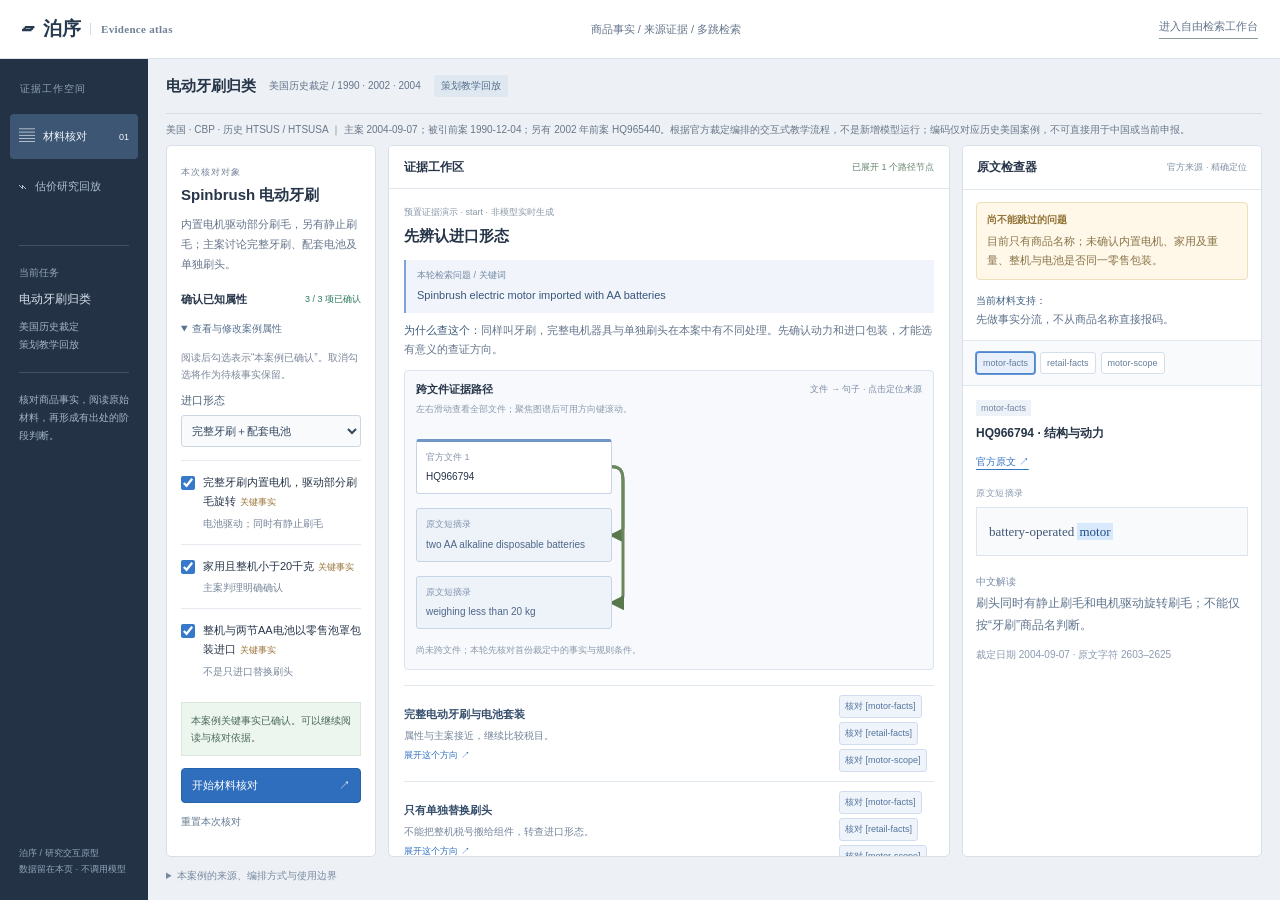
<file: legacy.html>
<!doctype html>
<html lang="zh-CN"><head><meta charset="utf-8"><meta name="viewport" content="width=device-width, initial-scale=1"><meta name="theme-color" content="#263f3d"><meta name="description" content="循着文档关系，抵达下一份证据。多跳检索交互展陈，含真实海关裁定实验回放。"><title>泊序 · 多跳检索证据图谱</title><link rel="stylesheet" href="style.css"><link rel="stylesheet" href="product.css"></head>
<body><a class="skip" href="#playground">跳到证据图谱</a><header class="topbar"><a href="workspace.html#home" class="logo" aria-label="泊序首页"><span class="logo-icon">▱</span>泊序<span class="logo-en">Evidence atlas</span></a><span class="edition">商品事实 / 来源证据 / 多跳检索</span><a href="workspace.html#workbench" class="about-link">进入自由检索工作台</a></header>
<div class="app-shell"><aside class="app-sidebar"><div class="sidebar-label">证据工作空间</div><nav aria-label="工作区"><button class="workspace-nav active" data-view="product"><span>▤</span>材料核对<span class="nav-count">01</span></button><button class="workspace-nav" data-view="research"><span>⌁</span>估价研究回放</button></nav><div class="sidebar-context"><span class="context-kicker">当前任务</span><b>电动牙刷归类</b><p>美国历史裁定<br>策划教学回放</p><div class="context-line"></div><p>核对商品事实，阅读原始材料，再形成有出处的阶段判断。</p></div><div class="sidebar-bottom">泊序 / 研究交互原型<br>数据留在本页 · 不调用模型</div></aside><main class="app-main"><section id="product-view"><div class="product-breadcrumb">材料核对 <span>/</span> 教学任务 001</div><header class="task-header"><div><span class="task-overline">商品归类 · 有限材料判断</span><h1>这支电动牙刷，<br class="mobile-break">应该从哪里核对？</h1><p>商品归类是关税征管中确定税则适用的信息判断环节；本页演示如何核查归类依据。</p></div><div class="task-badge">策划教学回放<span>固定案例 · 非实时 AI</span></div></header><div class="jurisdiction-note" id="case-scope">正在加载官方来源整理的教学案例…</div><div class="product-layout"><aside class="product-facts"><div class="product-portrait" aria-hidden="true"><svg viewBox="0 0 240 150"><path d="M15 116C57 95 98 134 149 109s61-11 79-19" fill="none" stroke="#8ea9a5"/><path d="M25 126C75 103 98 142 160 118s50-10 68-15" fill="none" stroke="#b5c6bc"/><g transform="rotate(22 128 75)"><rect x="109" y="53" width="36" height="83" rx="14" fill="#365b50"/><rect x="119" y="32" width="15" height="38" rx="6" fill="#c8d6cc"/><rect x="111" y="10" width="32" height="34" rx="12" fill="#f0f4ee" stroke="#a6bcae"/><path d="M117 17v19m5-21v23m5-23v23m5-23v23m5-21v19" stroke="#789991"/><circle cx="127" cy="77" r="6" fill="#d4dfd5"/><path d="M120 103h14m-14 6h14" stroke="#809e8d"/></g></svg><span>商品形态示意 · 非实物图</span></div><div class="facts-inner"><span class="small-overline">本次核对对象</span><h2 id="product-name">电动牙刷</h2><p id="product-description"></p><div class="facts-heading"><h3>确认已知属性</h3><span id="fact-count">0 项已确认</span></div><p class="fact-help">阅读后勾选表示“本案例已确认”。取消勾选将作为待核事实保留。</p><div id="attribute-fields"></div><div id="fact-feedback" role="status"></div><button id="begin-review" class="work-primary" disabled>开始材料核对 <span>↗</span></button><button id="restart-review" class="work-link">重置本次核对</button></div></aside><div class="evidence-workspace"><div class="workflow-heading"><h2>证据工作区</h2><span id="workflow-status" role="status">等待确认商品属性</span></div><ol id="product-stepper" class="product-stepper"></ol><div id="review-content"><div class="work-empty"><span class="empty-document">▤</span><h3>判断从商品事实开始</h3><p>左侧是本次案例的事实摘要。先核对关键属性，再展开首轮材料。你将看到检索问题、原文证据、待核缺口，以及下一步为什么要继续查找。</p><div class="empty-path"><span>商品事实</span><i>→</i><span>裁定依据</span><i>→</i><span>阶段判断</span></div></div></div></div></div><details class="product-boundaries"><summary>本案例的来源、编排方式与使用边界</summary><div id="product-limitations"></div></details></section><div id="research-view" class="research-view" hidden><div class="jurisdiction-note">特许权使用费估价实验 · 既有真实模型输出回放，与电动牙刷教学案例分开呈现。</div><section class="intro"><div><h1>沿着证据，<br>抵达下一页</h1><p>从一份单证出发，循着中间线索与文档关系继续查找。<br>在真实裁定的记录中，观察多跳检索的收获与边界。</p></div><div class="harbor-art" aria-hidden="true"><svg viewBox="0 0 520 220" xmlns="http://www.w3.org/2000/svg"><defs><filter id="grain"><feTurbulence type="fractalNoise" baseFrequency=".7" numOctaves="3" stitchTiles="stitch"/><feColorMatrix type="saturate" values="0"/><feComponentTransfer><feFuncA type="linear" slope=".1"/></feComponentTransfer><feBlend in="SourceGraphic" mode="multiply"/></filter></defs><g filter="url(#grain)"><path fill="#aabbb5" d="M25 50h260v62H25z"/><path fill="#94afb2" d="M110 90h375v86H110z"/><path fill="#c3becb" d="M20 135h220v61H20z"/><path fill="#bbc8bd" d="M255 30h115v80H255z"/><path fill="#d4d1c3" d="M365 48h100v92H365z"/><path fill="#819f9d" d="M255 163h241v36H255z"/><path fill="#d5dbd2" d="M50 110h150v38H50z"/><path fill="#b8a997" d="M282 98h64v33h-64z"/></g><g fill="none" stroke="#526e6c" stroke-width="1"><path d="M30 172C132 204 170 52 270 80S388 202 500 138" stroke-dasharray="4 5"/><path d="M160 105V39h100M164 41l59 47M401 147V17h65M405 20l39 65"/><path d="M44 198h118m175-12h111M210 127h82" opacity=".5"/></g><g fill="#e8e9e5" stroke="#526e6c"><circle cx="88" cy="174" r="4"/><circle cx="270" cy="80" r="4"/><circle cx="458" cy="155" r="4"/></g></svg><span>档案 · 关系 · 航迹</span></div></section>
<section id="playground" class="playground" aria-label="多跳检索互动展陈"><div class="scenario-tabs" id="scenarios" aria-label="选择演示场景"></div><div class="desk"><div class="desk-top"><div class="question-wrap"><span class="question-icon">文</span><div><span id="kind" class="kind"></span><h2 id="question"></h2></div></div><div class="mode-switch" aria-label="检索方式"><button data-mode="flat" aria-pressed="false">单轮检索</button><button data-mode="full" aria-pressed="true">多跳检索</button></div></div><p class="scene-note" id="description"></p><div class="workspace"><div class="board-area"><div class="board-meta"><span id="step-label">准备出发</span><span class="replay-label" id="replay-label">脚本演示 · 不调用模型</span></div><div id="board" class="board" aria-label="证据路径"><svg id="connections" aria-hidden="true"></svg><div id="nodes" class="nodes"></div></div><div class="board-legend"><span><i class="legend-query"></i>问题 / 新线索</span><span><i class="legend-doc"></i>材料</span><span>虚线：检索命中　实线：材料关系</span></div></div><aside class="inspector" aria-label="当前线索详情"><div class="inspector-heading"><span class="pin"></span><h3 id="detail-title">从一项问题出发</h3></div><div id="detail-body"></div></aside></div><div class="controls"><div class="control-buttons"><button id="previous" class="reset" aria-label="回到上一轮">← 上一步</button><button id="next" class="button primary">展开第一轮 <span>↗</span></button><button id="autoplay" class="button secondary" aria-pressed="false">自动播放</button><button id="reset" class="reset">↺ 重来</button></div><p id="step-description" role="status" aria-live="polite"></p></div></div></section>
<section class="comparison" aria-label="两种方式的对比"><div class="comparison-intro"><h2>路径延伸之后</h2><p id="comparison-note"></p></div><div id="metric-cards" class="metric-cards"></div></section><section id="about" class="about"><details><summary>研究注记：数据、方法与边界 <span>＋</span></summary><nav id="research-sources" aria-label="研究与数据来源"></nav><div id="aggregate-summary" class="aggregate-summary"></div><div class="about-content"><div><h3>你正在看什么</h3><p>这是可交互的教学示意和既有实验回放。点击与动画只展开已记录路径，不会实时调用大模型，也不会替你作出关税认定。</p><p>多跳检索在本演示中，是利用中间材料里的线索继续检索或沿文档引用关系追查。单轮只是本实验的一种基线配置，不代表所有 RAG 的能力。</p></div><div><h3>当前场景的来源与限制</h3><div id="limitations"></div></div><div><h3>如何读这些线</h3><p>虚线表示一次检索找到的材料；实线表示材料之间有明确关系。教学场景的关系是为解释机制编排的；真实场景沿用实验中的引用关系与记录。</p><p>找到曾被裁定引用的文件，不等于证明该文件适用于当前案件，更不等于自动估价正确。请打开节点查看出处。</p></div></div></details></section></div></main></div><footer><span class="footer-brand">泊序 Evidence atlas</span><span>让检索路径与证据来源可以被看见。</span><a href="https://github.com/yuguangtongchen1/multihop-playground" target="_blank" rel="noopener noreferrer">GitHub 源码 ↗</a></footer><script src="app.js"></script><script src="product.js"></script></body></html>
</file>
<file: style.css>
:root{--ink:#263f3d;--muted:#586b63;--paper:#e8e9e5;--blue:#486b66;--line:#bfc9c3;--lilac:#c2bdcd;--green:#a9bda9}*{box-sizing:border-box}html{scroll-behavior:smooth}body{margin:0;color:var(--ink);background:var(--paper);background-image:url("data:image/svg+xml,%3Csvg viewBox='0 0 180 180' xmlns='http://www.w3.org/2000/svg'%3E%3Cfilter id='n'%3E%3CfeTurbulence type='fractalNoise' baseFrequency='.9' numOctaves='3' stitchTiles='stitch'/%3E%3C/filter%3E%3Cpath fill='%238b958d' filter='url(%23n)' opacity='.07' d='M0 0h180v180H0z'/%3E%3C/svg%3E");font-family:"PingFang SC","Microsoft YaHei",sans-serif;font-size:14px}button,a{-webkit-tap-highlight-color:transparent}button{font:inherit;color:inherit;cursor:pointer}button:disabled{opacity:.4;cursor:default}a{color:var(--blue);text-underline-offset:4px}:focus-visible{outline:2px solid #7b6761;outline-offset:4px}.skip{position:absolute;left:15px;top:-60px;background:#fff;padding:10px;z-index:20}.skip:focus{top:15px}.topbar{max-width:1400px;margin:auto;padding:27px 5%;display:flex;align-items:center;justify-content:space-between;gap:20px;border-bottom:1px solid var(--line)}.logo{display:flex;align-items:center;gap:12px;text-decoration:none;color:var(--ink);font-family:"Songti SC","STSong",serif;font-size:25px}.logo-icon{font-size:27px}.logo-en{font-family:Georgia,serif;font-size:13px;letter-spacing:.3px;padding-left:10px;border-left:1px solid #9eafa6}.edition,.about-link{font-size:11px;color:var(--muted)}.about-link{text-decoration:none;border-bottom:1px solid #8b9a93;padding-bottom:4px}main{max-width:1300px;margin:auto;padding:0 42px}.intro{display:flex;justify-content:space-between;align-items:center;padding:44px 4px 40px;gap:35px}.intro h1{font-family:"Songti SC","STSong","Noto Serif CJK SC",serif;font-size:clamp(34px,4vw,53px);font-weight:400;line-height:1.35;letter-spacing:3px;margin:0}.intro p{color:var(--muted);font-size:13px;line-height:1.9;margin:19px 0 0}.harbor-art{width:46%;max-width:490px;position:relative;flex-shrink:0}.harbor-art svg{width:100%;display:block}.harbor-art span{display:block;text-align:right;font-size:11px;letter-spacing:4px;color:#586b63;margin:10px 18px 0}.scenario-tabs{display:flex;gap:30px;border-bottom:1px solid #83978d;padding-left:0}.scenario-tab{border:0;border-bottom:2px solid transparent;background:transparent;padding:14px 0;font-size:13px;color:#586b63}.scenario-tab[aria-pressed=true]{border-bottom-color:var(--ink);color:var(--ink)}.tab-sub{font-size:11px;color:#586b63;margin-left:13px}.desk{border:1px solid var(--line);border-top:0;background:#f4f5f0b8;display:flex;flex-direction:column}.desk-top{order:0;display:flex;align-items:center;justify-content:space-between;gap:22px;padding:24px 25px 0}.question-wrap{display:flex;align-items:center;gap:15px}.question-icon{display:grid;place-items:center;flex-shrink:0;width:33px;height:42px;border:1px solid #a6b8ad;border-top:3px solid #859e91;font-family:"Songti SC",serif;font-size:15px;color:#647f70}.kind{font-size:11px;letter-spacing:1px;color:#586b63}.question-wrap h2{font-size:17px;font-weight:500;line-height:1.5;margin:5px 0 0}.mode-switch{display:flex;flex-shrink:0;border:1px solid #9caea2}.mode-switch button{background:transparent;border:0;padding:10px 14px;font-size:11px}.mode-switch button[aria-pressed=true]{background:var(--ink);color:#eef0e9}.scene-note{order:1;color:#586b63;font-size:12px;line-height:1.7;margin:12px 25px 19px;max-width:820px}.controls{order:2;display:flex;align-items:center;gap:24px;padding:15px 24px;border-top:1px solid var(--line);background:#e8ede7a8}.control-buttons{display:flex;gap:10px;align-items:center;flex-shrink:0}.button{border:1px solid #81978b;padding:10px 15px;font-size:11px;letter-spacing:.4px}.primary{background:#38564d;color:#f5f6ef}.primary span{margin-left:13px}.secondary{background:transparent}.reset{background:transparent;border:0;padding:8px 5px;font-size:11px;color:#667c70}.controls p{font-size:11px;color:#586b63;line-height:1.8;margin:0}.workspace{order:3;display:grid;grid-template-columns:minmax(0,1fr) 285px;border-top:1px solid var(--line);min-height:330px}.board-area{background:#e6ece5a6;min-width:0;position:relative;background-image:linear-gradient(#c7d3c538 1px,transparent 1px),linear-gradient(90deg,#c7d3c538 1px,transparent 1px);background-size:40px 40px}.board-meta{display:flex;align-items:center;justify-content:space-between;gap:10px;padding:16px 20px;font-size:11px;color:#586b63}.board-meta #step-label{color:#425e4f;letter-spacing:.5px}.board{position:relative;min-height:290px;padding:8px 25px 25px;overflow:auto}.nodes{display:flex;align-items:center;gap:42px;min-height:246px;position:relative;z-index:1}.node-column{display:flex;flex-direction:column;gap:17px;min-width:126px;max-width:165px;flex:1;align-self:center;margin-right:3px}.node{position:relative;width:100%;padding:13px 12px;text-align:left;border:1px solid #a7b7ac;border-top:3px solid #8caaa1;background:#f4f5ef;min-height:75px;transition:background .15s}.node:hover{background:#fff}.node[aria-pressed=true]{outline:2px solid #526f61;outline-offset:3px}.node.query{border-top-color:#8ba09f;background:#dce5e1}.node.is-terminal{background:#e6e3eb;border-top-color:#a49caf}.node-type{font-size:11px;color:#586b63;display:block;margin-bottom:6px;letter-spacing:.2px}.node-title{font-size:12px;line-height:1.5;font-weight:500;display:block;overflow-wrap:anywhere}.chunk-number{font-size:11px;color:#586b63;font-weight:400;display:block;margin-top:3px}.node-arrow{position:absolute;right:7px;top:5px;font-size:11px;color:#87998c}.node-column.ghost{border:1px dashed #bbc7bd;min-height:82px;max-width:145px;padding:15px;color:#586b63;display:grid;place-items:center;font-size:11px;line-height:1.9}.board svg{position:absolute;top:0;left:0;pointer-events:none;overflow:visible;z-index:0}.board-legend{display:flex;gap:15px;flex-wrap:wrap;padding:0 20px 15px;color:#586b63;font-size:11px}.board-legend span{display:flex;align-items:center;gap:5px}.board-legend i{height:7px;width:7px;border:1px solid #a9b8ad;display:inline-block}.legend-query{background:#b1c4bc}.legend-doc{background:#f4f5ef}.inspector{padding:20px 21px;background:#f2f2ebe6;border-left:1px solid var(--line);max-height:480px;overflow:auto}.inspector-heading{display:flex;gap:9px;align-items:flex-start}.pin{width:4px;height:15px;background:#a8a393;display:block;flex-shrink:0;margin-top:3px}.inspector h3{font-family:"Songti SC","STSong",serif;font-size:17px;font-weight:500;line-height:1.5;margin:0 0 15px}.inspector p{font-size:12px;color:#586b63;line-height:1.9;margin:0 0 13px}.inspector blockquote{margin:13px 0;padding-left:11px;border-left:2px solid #b5afbf;font-size:12px;line-height:1.8;color:#586b63;overflow-wrap:anywhere}.inspector a{font-size:12px;display:inline-block;margin:3px 0 9px;word-break:break-word}.detail-tag{font-size:11px;display:inline-block;border:1px solid #c3c9ba;padding:4px 7px;margin-bottom:12px;color:#586b63}.all-docs summary{font-size:11px;cursor:pointer;margin:14px 0;color:#5f7a67}.all-docs button{display:block;width:100%;padding:8px 0;text-align:left;border:0;border-bottom:1px solid #d4d9ce;background:transparent;font-size:11px}.back-detail{border:1px solid #bdc7b8;padding:7px 10px;font-size:11px;background:transparent;display:block;margin-top:8px}.comparison{display:flex;gap:45px;padding:42px 5px 32px}.comparison-intro{width:210px;flex-shrink:0}.comparison h2{font-family:"Songti SC","STSong",serif;font-size:28px;font-weight:400;line-height:1.5;margin:0 0 12px}.comparison-intro p{font-size:11px;color:#586b63;line-height:1.9}.metric-cards{display:grid;grid-template-columns:1fr 1fr;gap:25px;flex:1}.metric-card{padding:18px 22px;border-top:1px solid #93aa9c;background:#dce5dc70}.metric-card.full{background:#dcd9e270;border-top-color:#b0a7ba}.metric-card h3{font-size:12px;font-weight:500;margin:0 0 14px}.big-value{font-family:Georgia,serif;font-size:30px;font-weight:400}.big-label{font-size:11px;color:#586b63;margin-left:10px}.metric-card p{font-size:11px;line-height:1.9;color:#586b63;margin:10px 0 0}.metric-row{display:flex;gap:20px;flex-wrap:wrap;font-size:11px;margin-top:15px;color:#586b63}.metric-row b{display:block;font-weight:500;font-size:14px;margin-top:5px;color:#526d56}.about{padding:0 5px 35px}.about details{border-top:1px solid var(--line);border-bottom:1px solid var(--line)}.about summary{padding:18px 0;font-size:12px;cursor:pointer;list-style:none;display:flex;justify-content:space-between}.about summary::-webkit-details-marker{display:none}.about summary span{font-size:17px}.about details[open] summary span{transform:rotate(45deg)}.about-content{display:grid;grid-template-columns:1fr 1fr 1fr;gap:30px;padding-bottom:24px}.about-content h3,.aggregate-summary h3{font-size:12px;font-weight:500}.about-content p,.about-content li,.aggregate-summary p,.aggregate-summary li{font-size:11px;line-height:1.9;color:#586b63}.about-content ul,.aggregate-summary ul{padding-left:17px}.aggregate-summary{padding:0 0 16px;border-bottom:1px solid var(--line);margin-bottom:20px;max-width:850px}#research-sources{display:flex;gap:12px 24px;flex-wrap:wrap;padding-bottom:22px;font-size:11px}footer{max-width:1215px;margin:auto;padding:20px 5px 32px;border-top:1px solid var(--line);display:flex;justify-content:space-between;gap:20px;font-size:11px;color:#586b63}.footer-brand{font-family:"Songti SC",serif;font-size:14px;color:#52694f}footer>a{font-size:11px}@media(max-width:950px){main{padding:0 25px}.intro h1{font-size:39px}.harbor-art{width:43%}.workspace{grid-template-columns:minmax(0,1fr) 240px}.desk-top{padding:20px 20px 0}.question-wrap h2{font-size:15px}.controls{gap:15px;flex-wrap:wrap}.comparison{gap:25px}.comparison-intro{width:160px}.node-column{min-width:112px}.about-content{grid-template-columns:1fr 1fr}.about-content>div:last-child{grid-column:1/-1}}@media(max-width:680px){.topbar{padding:18px 20px}.edition{display:none}.logo{font-size:23px}.logo-en{font-size:11px;max-width:85px}.about-link{font-size:11px}main{padding:0 16px}.intro{padding:27px 0 25px;gap:5px;position:relative}.intro>div:first-child{position:relative;z-index:1}.intro h1{font-size:31px;letter-spacing:1px}.intro p{font-size:13px;line-height:1.8;max-width:280px;margin-top:15px}.harbor-art{position:absolute;right:-5px;top:15px;width:42%;opacity:.28;pointer-events:none}.harbor-art span{display:none}.scenario-tabs{gap:25px}.scenario-tab{font-size:11px;padding:12px 0}.tab-sub{display:none}.desk-top{padding:18px 15px 0;flex-direction:column;align-items:stretch;gap:15px}.question-wrap{gap:11px}.question-wrap h2{font-size:15px}.question-icon{width:28px;height:37px;font-size:13px}.mode-switch button{flex:1;font-size:11px;padding:9px}.kind{font-size:11px}.scene-note{font-size:13px;margin:12px 15px 16px}.controls{padding:12px 13px;gap:12px}.control-buttons{gap:8px;width:100%;flex-wrap:wrap}.controls .reset{font-size:11px;padding:5px 0}.button{padding:9px 10px;font-size:11px}.controls p{font-size:13px}.workspace{display:flex;flex-direction:column}.board-meta{padding:14px;font-size:11px}.board{padding:8px 18px 20px;min-height:265px}.nodes{min-height:225px;gap:38px}.node-column{min-width:110px;max-width:140px;flex-shrink:0}.inspector{border-left:0;border-top:1px solid var(--line);padding:18px;max-height:250px}.inspector h3{margin-bottom:11px}.comparison{display:block;padding:30px 0 24px}.comparison-intro{width:auto;display:flex;gap:24px;align-items:center;margin-bottom:17px}.comparison h2{font-size:23px;max-width:100px;margin:0;flex-shrink:0}.comparison-intro p{font-size:13px}.metric-cards{gap:12px}.metric-card{padding:16px 13px}.big-value{font-size:26px}.big-label{display:block;margin:3px 0 0;font-size:11px}.metric-row{gap:12px;font-size:11px}.metric-row b{font-size:13px}.about{padding:0 0 25px}.about-content{display:block}.about-content>div{margin-bottom:22px}footer{margin:0 20px;padding:18px 0;flex-wrap:wrap}footer>span:nth-child(2){display:none}}@media(prefers-reduced-motion:reduce){html{scroll-behavior:auto}*,*:before,*:after{animation:none!important;transition:none!important}}
</file>
<file: product.css>
:root{--ink:#263445;--muted:#627184;--paper:#edf0f4;--blue:#2868c7;--line:#dce2e9}body{background:#edf0f4;background-image:none;color:#273549}[hidden]{display:none!important}.topbar{max-width:none;height:59px;padding:12px 22px;background:#fff;border-bottom:1px solid #dce2e9}.logo{font-family:inherit;font-size:19px;font-weight:600;color:#26394f;gap:9px}.logo-en{font-size:11px;color:#718096;border-color:#d2dce5}.logo-icon{font-size:23px}.edition,.about-link{font-size:11px;color:#64748b}.app-shell{display:grid;grid-template-columns:148px minmax(0,1fr);height:calc(100dvh - 59px);min-height:620px}.app-sidebar{background:#233345;color:#d7e0eb;padding:23px 10px;display:flex;flex-direction:column;gap:18px}.sidebar-label{font-size:10px;letter-spacing:1px;color:#90a3b9;padding:0 10px}.app-sidebar nav{display:grid;gap:6px}.workspace-nav{display:flex;align-items:center;gap:8px;text-align:left;border:0;background:transparent;color:#adbed0;padding:12px 9px;border-radius:4px;font-size:11px}.workspace-nav.active{background:#3c5674;color:#f0f5fb}.workspace-nav>span:first-child{font-size:16px}.nav-count{margin-left:auto;font-size:9px}.sidebar-context{margin:20px 9px 0;padding-top:20px;border-top:1px solid #415267}.context-kicker{font-size:10px;color:#92a5b9;display:block;margin-bottom:10px}.sidebar-context b{font-size:12px;font-weight:500}.sidebar-context p{color:#a4b5c8;font-size:10px;line-height:1.8}.context-line{height:1px;background:#415267;margin:18px 0}.sidebar-bottom{margin-top:auto;padding:30px 9px 0;font-size:9px;line-height:1.8;color:#91a4ba}.app-main{min-width:0;width:100%;max-width:none;margin:0;padding:0;overflow:hidden}#product-view{height:100%;display:flex;flex-direction:column;padding:0 18px 12px}.product-breadcrumb,.task-header,.product-portrait{display:none}.analysis-toolbar{display:flex;align-items:center;justify-content:space-between;gap:12px;min-height:55px;border-bottom:1px solid #d5dee7;padding:10px 0}.analysis-toolbar>div:first-child{display:flex;gap:13px;align-items:center;flex-wrap:wrap}.analysis-toolbar b{font-size:15px;font-weight:600}.analysis-toolbar span{font-size:10px;color:#64748b}.analysis-toolbar em{font-size:10px;font-style:normal;color:#536e8c;background:#dfe7f0;padding:4px 7px;border-radius:3px}#toolbar-actions{flex-shrink:0}.jurisdiction-note{background:transparent;border:0;padding:7px 0;font-size:10px;line-height:1.7;color:#687789;margin:0;white-space:nowrap;overflow:hidden;text-overflow:ellipsis}.product-layout{display:grid;grid-template-columns:210px minmax(300px,1fr) 300px;gap:12px;min-height:0;flex:1;align-items:stretch}.product-facts,.evidence-workspace,#analysis-inspector{min-width:0;background:#fff;border:1px solid #d7dfe8;border-radius:5px;overflow:auto;scrollbar-width:thin;scrollbar-color:#c4cedb #f5f7f9}.facts-inner{padding:16px 14px}.small-overline{font-size:9px;color:#748399;letter-spacing:1px}.facts-inner h2{font-size:15px;font-weight:600;margin:7px 0 10px}.facts-inner>p{font-size:11px;line-height:1.8;color:#66758a;margin:0 0 18px}.facts-heading{display:flex;align-items:center;justify-content:space-between;gap:7px;margin:18px 0 8px}.facts-heading h3{font-size:11px;font-weight:600;margin:0}.facts-heading>span{font-size:9px;color:#2d7c5d;white-space:nowrap}.fact-help{font-size:10px;line-height:1.7;color:#7b8799;margin:6px 0 10px}.attribute-fold{margin:8px 0}.attribute-fold summary{font-size:10px;color:#59728f;cursor:pointer;padding:7px 0}.import-form-label{font-size:11px;color:#4c6179;display:block;margin:7px 0 13px}.import-form-label select{display:block;width:100%;padding:8px 6px;font:inherit;background:#f8fafc;border:1px solid #cdd7e3;border-radius:3px;color:#32475e;margin-top:7px}.attribute-field{display:flex;gap:8px;align-items:flex-start;border-top:1px solid #e5eaf0;padding:12px 0;cursor:pointer}.attribute-field input{width:14px;height:14px;margin:3px 0 0;accent-color:#3678c9;flex-shrink:0}.attribute-field b{font-size:11px;font-weight:500;line-height:1.7;display:block}.attribute-field small{font-size:10px;color:#77869a;line-height:1.7;display:block;margin-top:4px}.required{font-size:9px;color:#997237;font-style:normal;margin-left:4px}#fact-feedback{font-size:10px;color:#496b57;line-height:1.7;background:#edf5ef;border:1px solid #d9e7dc;padding:9px;margin:10px 0 12px}.work-primary{display:flex;align-items:center;justify-content:space-between;gap:12px;width:100%;border:1px solid #2563ad;background:#2f6ebd;color:#fff;padding:9px 10px;border-radius:4px;font-size:11px}.work-link,.review-back{background:transparent;border:0;color:#637991;font-size:10px;padding:8px 0;margin-top:4px}.review-back{padding:6px 8px;margin:0;border:1px solid #cbd6e4;border-radius:3px;background:white}.evidence-workspace{display:flex;flex-direction:column;overflow:hidden}.workflow-heading{display:flex;justify-content:space-between;align-items:center;gap:10px;min-height:43px;padding:11px 15px;background:#fff;border-bottom:1px solid #e2e7ee;flex-shrink:0}.workflow-heading h2{font-size:12px;font-weight:600;margin:0}.workflow-heading>span{font-size:9px;color:#638169}.product-stepper{display:none}#review-content{overflow:auto;min-height:0;scrollbar-width:thin}.round-content{padding:13px 15px}.round-overline{font-size:9px;color:#8a97a7}.round-title{font-size:15px;line-height:1.5;font-weight:600;margin:6px 0 12px}.query-panel{padding:9px 11px;background:#f1f5fb;border-left:2px solid #7aa3d6;margin:0}.query-panel h4{font-size:9px;font-weight:500;color:#7186a1;margin:0 0 5px}.query-panel p{font-size:11px;line-height:1.6;color:#38557a;margin:0;overflow-wrap:anywhere}.query-reason{font-size:11px;line-height:1.7;color:#64758b;margin:8px 0 12px}.query-reason strong{font-weight:500;color:#3f5c7c}.source-map{background:#f7f9fc;border:1px solid #dbe3ee;border-radius:4px;padding:11px;margin:10px 0 15px}.map-title{display:flex;align-items:center;justify-content:space-between;gap:8px;margin-bottom:5px}.map-title h3{font-size:11px;margin:0;font-weight:600}.map-title>span{font-size:9px;color:#7b8ca3}.map-scroll-hint{font-size:9px;color:#8a99ae;line-height:1.7;margin:0 0 3px}.map-canvas{position:relative;overflow-x:auto;scrollbar-width:thin;padding:18px 15px 8px 0;max-width:100%}.map-documents{position:relative;display:flex;gap:25px;min-height:155px}.map-document{min-width:150px;max-width:210px;flex:1;padding-right:14px}.map-file,.map-sentence{position:relative;z-index:2;display:block;width:100%;text-align:left;line-height:1.5;font-size:10px;border:1px solid #c6d4e5;background:#fff;padding:9px;border-radius:3px}.map-file{border-top:3px solid #6f96c6;font-weight:500}.map-file span,.map-sentence span{display:block;font-size:9px;font-weight:400;color:#8294ac;margin-bottom:5px}.map-sentence{margin-top:14px;font-size:10px;background:#eef3fa;color:#4e6788}.selected-evidence{border-color:#4c86cd!important;background:#e7f0fc!important;box-shadow:0 0 0 1px #6596d3}.evidence-lines{position:absolute;top:0;left:0;z-index:1;overflow:visible;pointer-events:none}.map-relations button,.decision-route button{background:#fff;border:1px solid #cedced;border-radius:3px;color:#5c7697;font-size:9px;padding:5px 7px;margin:4px 4px 0 0;text-align:left;line-height:1.6}.map-relations button span{color:#7e95b2}.map-relations p{font-size:9px;color:#8a99aa;line-height:1.6;margin:6px 0 0}.decision-route{display:flex;gap:4px;flex-wrap:wrap}.decision-route button span{display:none}.relation-detail{background:#eaf1fa;border-left:2px solid #6b98d2;font-size:11px;line-height:1.8;padding:9px 11px;margin-top:8px;color:#4c688c}.relation-detail p{margin:5px 0}.relation-detail blockquote{font-size:11px;margin:8px 0}.branch-options{margin:13px 0 0}.evidence-heading{display:flex;align-items:center;justify-content:space-between;gap:10px;font-size:11px;font-weight:600;margin:0 0 9px}.evidence-heading span{font-size:9px;color:#8090a3;font-weight:400}.candidate-wrap{border-top:1px solid #e0e7ef;display:grid;grid-template-columns:minmax(0,1fr) 95px;gap:7px;padding:9px 0}.branch-option{width:100%;text-align:left;padding:0;border:0;background:transparent;min-width:0}.branch-option b{font-size:11px;line-height:1.7;font-weight:600;display:block;color:#354e6c}.branch-option span{font-size:10px;line-height:1.7;color:#75869b;display:block;margin-top:3px}.branch-option small{display:none}.branch-option i{font-style:normal;font-size:9px;display:block;margin-top:5px;color:#2e70c0}.branch-option:hover b{color:#2268bd}.candidate-sources{display:flex;flex-direction:column;justify-content:center;align-items:flex-start;gap:4px}.citation-button{border:1px solid #d1ddee;background:#eff4fb;color:#53749d;font-size:9px;padding:4px 5px;border-radius:3px;max-width:100%;overflow-wrap:anywhere}.trace-note{font-size:9px;line-height:1.7;color:#8a98a9;border-top:1px solid #e2e8ef;padding-top:10px;margin:12px 0 0}.event-details{font-size:10px;color:#7087a1;border-top:1px solid #e2e8ef;margin-top:8px;padding:9px 0}.event-details summary{cursor:pointer}.replay-events{margin:8px 0 0;color:#7f91a5;font-size:9px;line-height:1.8}.replay-events ol{padding-left:16px}.replay-events li{overflow-wrap:anywhere}
#analysis-inspector{display:flex;flex-direction:column;overflow:auto}.inspector-toolbar{padding:13px 14px;border-bottom:1px solid #e2e8ef;display:flex;align-items:center;justify-content:space-between;gap:8px;position:sticky;top:0;background:white;z-index:4}.inspector-toolbar h2{font-size:12px;margin:0}.inspector-toolbar>span{font-size:9px;color:#8392a5}#analysis-state{padding:0 13px}.gap-panel{background:#fff8e9;border:1px solid #eee0bd;border-radius:4px;padding:10px;margin:12px 0}.gap-panel h4{font-size:10px;color:#927337;font-weight:600;margin:0 0 5px}.gap-panel p{font-size:11px;line-height:1.7;color:#887347;margin:0}.stage-summary{font-size:11px;line-height:1.8;color:#5e728c;margin:10px 0}.stage-summary strong{display:block;color:#415f83;font-size:10px;font-weight:500}.final-box{font-size:11px;line-height:1.8;background:#edf6f1;border:1px solid #d3e6d9;padding:11px;border-radius:4px;color:#44765b;margin:10px 0}.final-box .citation-button{margin:7px 3px 0 0}.missing-facts{padding:10px;background:#fff5e3;color:#94733c;border:1px solid #ebd9b6;border-radius:3px;font-size:11px;line-height:1.8;margin:11px 0}#evidence-selector{display:flex;flex-wrap:wrap;gap:5px;padding:11px 13px;border-top:1px solid #e2e8ef;border-bottom:1px solid #e2e8ef;background:#f9fafc}#evidence-selector button{font-size:9px;color:#667e9b;border:1px solid #d4dfec;background:white;padding:5px 6px;border-radius:3px}#source-preview{padding:12px 13px;min-height:0}.source-card{border:0;background:transparent;margin:0;outline:none}.source-card.is-highlighted{outline:none}.source-top{display:block}.source-id{font-size:9px;color:#7186a1;background:#edf2f8;padding:3px 5px;display:inline-block}.source-card h4{font-size:12px;line-height:1.7;font-weight:600;margin:7px 0}.source-card a{font-size:10px;color:#3274c4;display:inline-block;margin:4px 0 8px}.original-label{font-size:9px;color:#8999ad;letter-spacing:.5px;margin:10px 0 7px}.source-card blockquote{font-family:Georgia,serif;margin:0;border:1px solid #dbe4ef;background:#f8fafc;padding:12px;font-size:13px;line-height:1.8;color:#405674;overflow-wrap:anywhere}.source-card mark,.relation-detail mark{background:#d9e9fd;color:#214e86;padding:1px 2px;box-decoration-break:clone}.source-reading{font-size:12px;line-height:1.85;color:#60758e;margin:14px 0}.source-reading strong{font-size:10px;font-weight:500;color:#788ca5}.source-reading small{display:block;font-size:10px;color:#8b9ab0;margin-top:9px}.inspector-empty{font-size:12px;line-height:1.8;color:#7a8da5}.product-boundaries{margin:7px 0 0;font-size:10px;color:#7789a1;flex-shrink:0;max-height:180px;overflow:auto}.product-boundaries summary{cursor:pointer;padding:5px 0}.product-boundaries p,.product-boundaries li{font-size:11px;line-height:1.8}.product-boundaries ul{padding-left:17px}.product-boundaries a{font-size:10px}.mobile-panels{display:none}.research-view{height:100%;overflow:auto;padding:25px 30px}.research-view .intro{padding-top:0}.research-view .intro h1{font-size:30px}.research-view .intro p{font-size:12px}.research-view .harbor-art{max-width:260px}.app-shell+footer{display:none}.product-layout>*,.round-content,.app-main,.source-map,.map-document{min-width:0}@media(max-width:1250px){.app-shell{grid-template-columns:120px minmax(0,1fr)}.product-layout{grid-template-columns:180px minmax(280px,1fr) 265px;gap:9px}#product-view{padding:0 12px 10px}.app-sidebar{padding:22px 7px}.workspace-nav{font-size:10px;padding:10px 7px}.sidebar-context{margin:17px 7px}.facts-inner{padding:14px 11px}.analysis-toolbar>div:first-child{gap:8px}.analysis-toolbar span{font-size:9px}.analysis-toolbar b{font-size:13px}.map-title{display:block}.map-title>span{display:block;margin-top:4px}.round-content{padding:12px}.candidate-wrap{grid-template-columns:minmax(0,1fr) 80px}.candidate-sources .citation-button{font-size:8px}.source-card blockquote{font-size:12px}}@media(max-width:1050px) and (min-width:761px){.app-shell{grid-template-columns:1fr}.app-sidebar{display:none}.product-layout{grid-template-columns:175px minmax(270px,1fr) 265px}.edition{display:none}}@media(max-width:760px){.topbar{height:54px;padding:12px 16px}.logo{font-size:18px}.logo-en{font-size:10px}.edition,.about-link{display:none}.app-shell{height:calc(100dvh - 54px);min-height:0;grid-template-columns:1fr;display:flex;flex-direction:column}.app-sidebar{padding:6px 12px;display:block}.app-sidebar nav{display:flex;gap:8px}.sidebar-label,.sidebar-context,.sidebar-bottom,.nav-count{display:none}.workspace-nav{font-size:11px;padding:7px 10px}.workspace-nav>span:first-child{font-size:14px}.app-main{flex:1;min-height:0}.analysis-toolbar{min-height:49px;padding:8px 0;align-items:flex-start}.analysis-toolbar>div:first-child{gap:5px 8px}.analysis-toolbar b{font-size:13px}.analysis-toolbar span{width:100%;font-size:9px}.analysis-toolbar em{font-size:9px}.analysis-toolbar .review-back{font-size:9px;white-space:nowrap;padding:5px}.jurisdiction-note{font-size:9px;padding:5px 0;margin-top:3px}#product-view{padding:0 10px 7px}.mobile-panels{display:flex;border-bottom:1px solid #d4dfeb;background:#e8eef6;margin:3px 0 8px;flex-shrink:0}.mobile-panels button{flex:1;background:transparent;border:0;border-bottom:2px solid transparent;padding:10px 4px;font-size:11px;color:#6b82a0}.mobile-panels button[aria-pressed=true]{color:#2868bc;border-color:#3678ca;background:#f8faff}.product-layout{display:block;min-height:0;overflow:hidden}.product-layout>.product-facts,.product-layout>.evidence-workspace,.product-layout>#analysis-inspector{height:100%;display:none}.product-layout[data-panel=path]>.evidence-workspace{display:flex}.product-layout[data-panel=evidence]>#analysis-inspector{display:flex}.product-layout[data-panel=facts]>.product-facts{display:block}.facts-inner{padding:18px}.facts-inner h2{font-size:18px}.facts-inner>p,.attribute-field b,.source-reading{font-size:12px}.attribute-field small{font-size:11px}.facts-heading h3{font-size:12px}.facts-heading>span{font-size:11px}.attribute-fold summary{font-size:12px}.import-form-label{font-size:12px}.round-content{padding:12px}.round-title{font-size:14px}.query-panel p{font-size:11px}.query-reason{font-size:12px}.map-title{display:flex}.map-title>span{font-size:8px}.map-scroll-hint{font-size:9px}.map-document{min-width:145px}.map-file,.map-sentence{font-size:10px}.candidate-wrap{grid-template-columns:minmax(0,1fr) 88px}.branch-option b{font-size:12px}.branch-option span{font-size:11px}.candidate-sources .citation-button{font-size:9px}.source-card h4{font-size:14px}.source-card blockquote{font-size:15px}.source-reading{font-size:13px}.gap-panel p,.stage-summary{font-size:12px}.inspector-toolbar{padding:14px}.inspector-toolbar h2{font-size:13px}#source-preview{padding:15px}#analysis-state{padding:0 15px}.product-boundaries{font-size:9px}.research-view{padding:16px 12px}.research-view .intro h1{font-size:26px}.research-view .harbor-art{display:none}.evidence-heading{font-size:11px}.evidence-heading span{display:none}}
</file>
